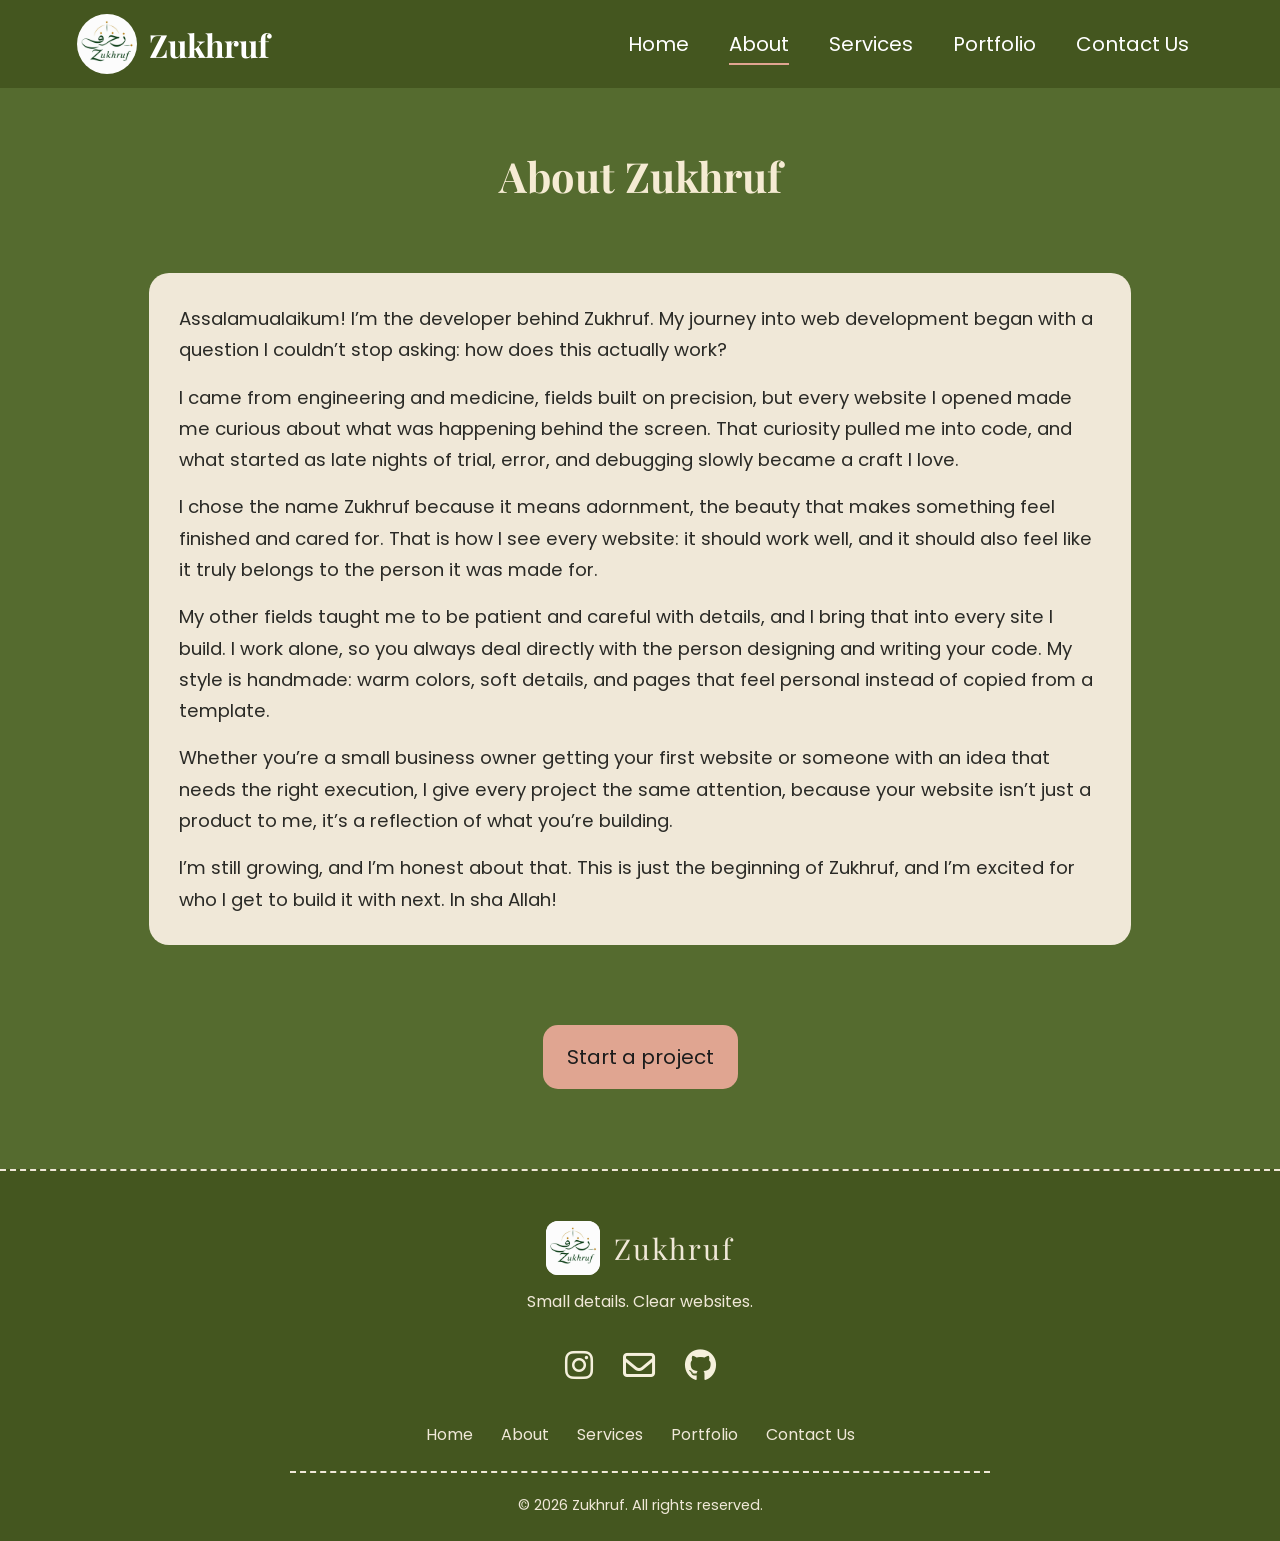
<file: about.html>
<!DOCTYPE html>
<html lang="en">
<head>
    <meta charset="UTF-8">
    <meta name="viewport" content="width=device-width, initial-scale=1.0">
    <title>About | Zukhruf</title>
    <meta name="description" content="Meet the developer behind Zukhruf: a handmade approach to websites that feel personal and finished.">
    <meta name="color-scheme" content="only light">
    <meta name="supported-color-schemes" content="light">
    <meta name="theme-color" content="#44561f">
    <link rel="preconnect" href="https://fonts.googleapis.com">
    <link rel="preconnect" href="https://fonts.gstatic.com" crossorigin>
    <link href="https://fonts.googleapis.com/css2?family=Playfair+Display:wght@700;900&family=Poppins:wght@400;500;600&display=swap" rel="stylesheet">
    <link rel="stylesheet" href="https://cdnjs.cloudflare.com/ajax/libs/font-awesome/6.5.1/css/all.min.css">
    <link rel="icon" href="logo.jpg">
    <link rel="stylesheet" href="style.css">
    <link rel="stylesheet" href="extras.css">
</head>
<body>
<input type="checkbox" id="menu-toggle" class="menu-toggle">

<nav class="nav-bar">
    <div class="logo">
        <img class="logo-img" src="./logo.jpg" alt="Zukhruf logo">
        <span>Zukhruf</span>
    </div>

    <div class="nav-links">
        <a href="index.html">Home</a>
        <a href="about.html" aria-current="page">About</a>
        <a href="services.html">Services</a>
        <a href="portfolio.html">Portfolio</a>
        <a href="contact.html">Contact Us</a>
    </div>

    <label for="menu-toggle" class="hamburger" aria-label="Open menu">
        <span></span>
        <span></span>
        <span></span>
    </label>
</nav>

<label for="menu-toggle" class="overlay"></label>

<aside class="mobile-nav">
  <a href="index.html">Home</a>
  <a href="about.html" aria-current="page">About</a>
  <a href="services.html">Services</a>
  <a href="portfolio.html">Portfolio</a>
  <a href="contact.html">Contact Us</a>
</aside>

<!-- about hero -->
<section class="about-hero">
    <h1>About Zukhruf</h1>
    <div class="about-text">
        <div>
            <p>Assalamualaikum! I’m the developer behind Zukhruf. My journey into web development began with a question I couldn’t stop asking: how does this actually work?</p>
            <p>I came from engineering and medicine, fields built on precision, but every website I opened made me curious about what was happening behind the screen. That curiosity pulled me into code, and what started as late nights of trial, error, and debugging slowly became a craft I love.</p>
            <p>I chose the name Zukhruf because it means adornment, the beauty that makes something feel finished and cared for. That is how I see every website: it should work well, and it should also feel like it truly belongs to the person it was made for.</p>
            <p>My other fields taught me to be patient and careful with details, and I bring that into every site I build. I work alone, so you always deal directly with the person designing and writing your code. My style is handmade: warm colors, soft details, and pages that feel personal instead of copied from a template.</p>
            <p>Whether you’re a small business owner getting your first website or someone with an idea that needs the right execution, I give every project the same attention, because your website isn’t just a product to me, it’s a reflection of what you’re building.</p>
            <p>I’m still growing, and I’m honest about that. This is just the beginning of Zukhruf, and I’m excited for who I get to build it with next. In sha Allah!</p>
        </div>
    </div>
    <div class="about-cta">
        <a class="btn btn-pink" href="contact.html">Start a project</a>
    </div>
</section>

<!-- footer -->
<footer class="site-footer">
  <div class="footer-brand">
    <img src="./logo.jpg" alt="Zukhruf logo">
    <span>Zukhruf</span>
  </div>

  <p class="footer-tagline">Small details. Clear websites.</p>

  <div class="footer-social">
    <a href="https://instagram.com/zukhruf.dev" target="_blank" rel="noopener" aria-label="Instagram">
      <i class="fa-brands fa-instagram"></i>
    </a>
    <a href="mailto:zukhrufdev@gmail.com" aria-label="Email">
      <i class="fa-regular fa-envelope"></i>
    </a>
    <a href="https://github.com/zukhrufdev-bot" target="_blank" rel="noopener" aria-label="GitHub">
      <i class="fa-brands fa-github"></i>
    </a>
  </div>

  <nav class="footer-links">
    <a href="index.html">Home</a>
    <a href="about.html">About</a>
    <a href="services.html">Services</a>
    <a href="portfolio.html">Portfolio</a>
    <a href="contact.html">Contact Us</a>
  </nav>

  <p class="footer-copy">© 2026 Zukhruf. All rights reserved.</p>
</footer>
<a href="#" class="to-top" id="toTop" aria-label="Back to top">↑</a>
<script>
  const toTop = document.getElementById('toTop');
  window.addEventListener('scroll', function () {
    toTop.classList.toggle('show', window.scrollY > 300);
  });
  toTop.addEventListener('click', function (e) {
    e.preventDefault();
    window.scrollTo({ top: 0, behavior: 'smooth' });
  });
</script>
</body>
</html>
</file>
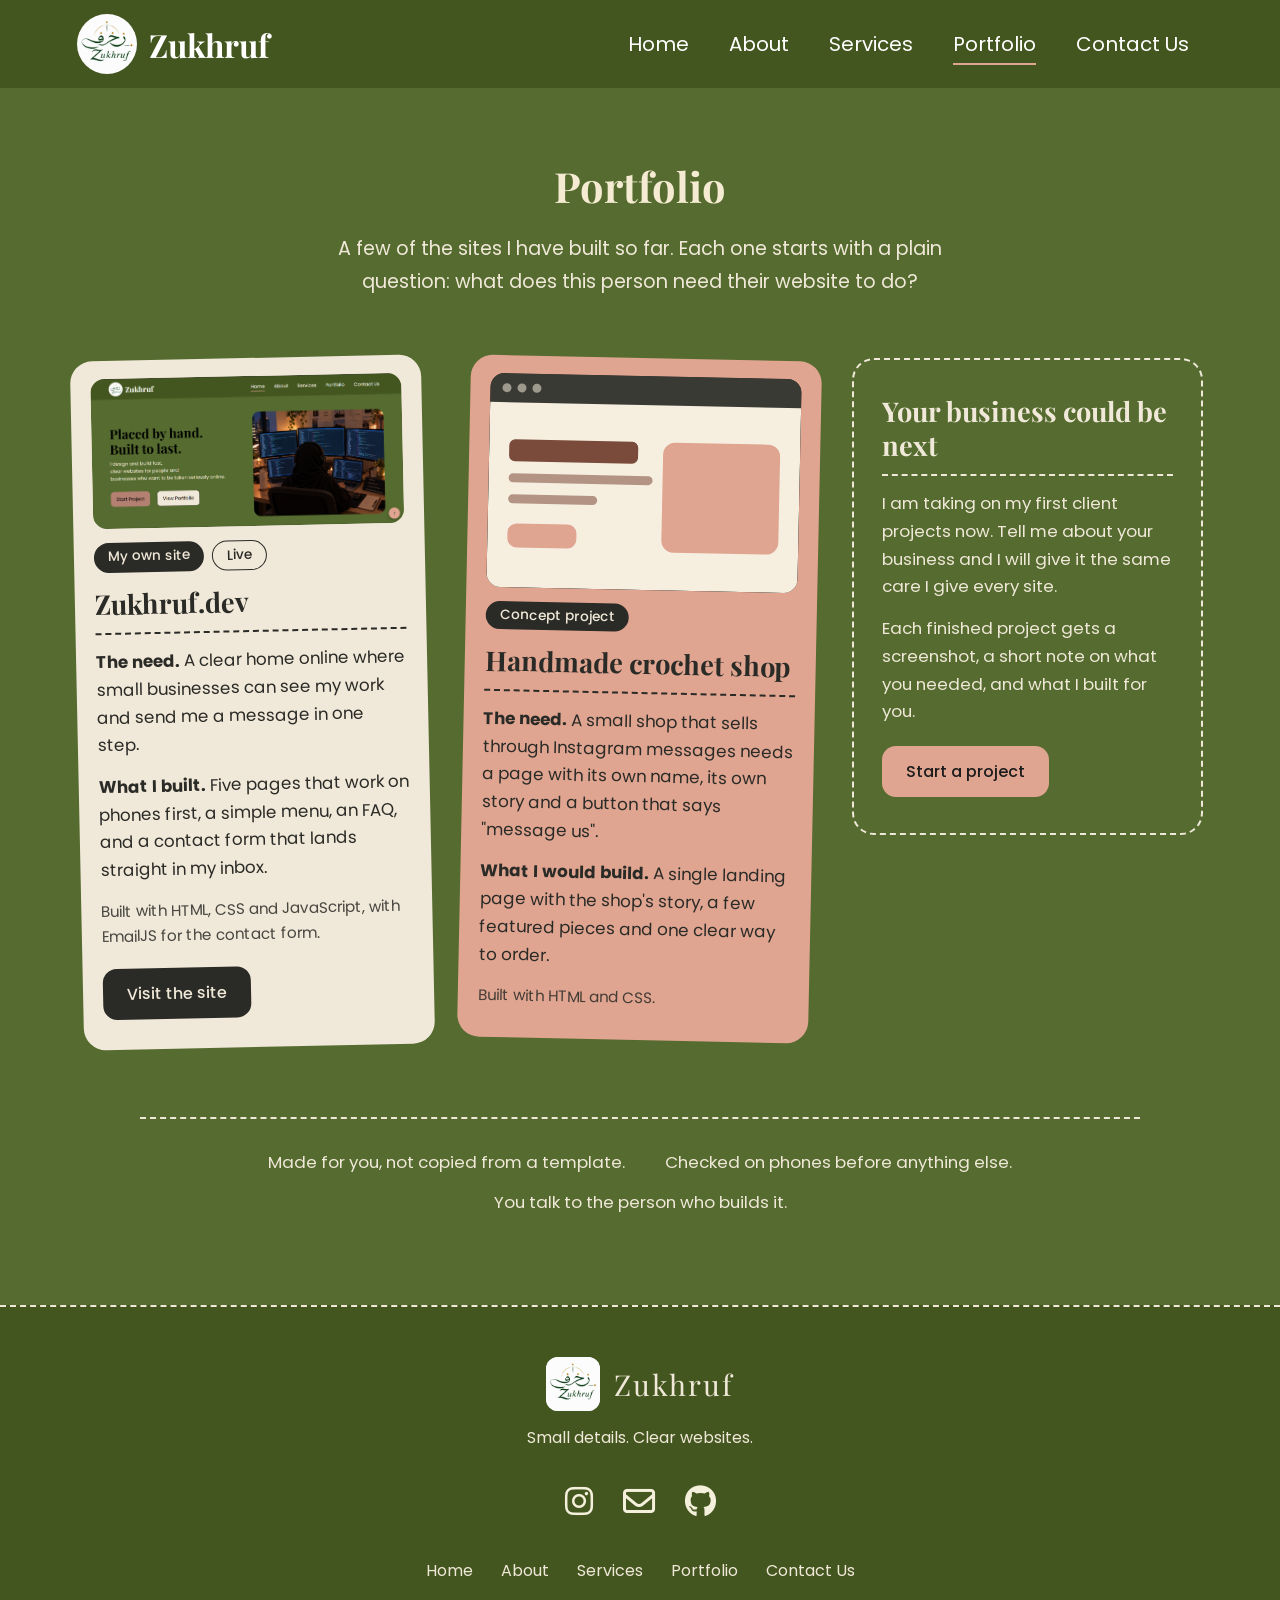
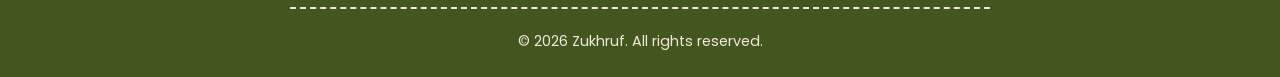
<file: portfolio.html>
<!DOCTYPE html>
<html lang="en">
<head>
    <meta charset="UTF-8">
    <meta name="viewport" content="width=device-width, initial-scale=1.0">
    <title>Portfolio | Zukhruf</title>
    <meta name="description" content="Websites built by Zukhruf: clear, handmade pages for small businesses.">
    <meta name="color-scheme" content="only light">
    <meta name="supported-color-schemes" content="light">
    <meta name="theme-color" content="#44561f">
    <link rel="preconnect" href="https://fonts.googleapis.com">
    <link rel="preconnect" href="https://fonts.gstatic.com" crossorigin>
    <link href="https://fonts.googleapis.com/css2?family=Playfair+Display:wght@700;900&family=Poppins:wght@400;500;600&display=swap" rel="stylesheet">
    <link rel="stylesheet" href="https://cdnjs.cloudflare.com/ajax/libs/font-awesome/6.5.1/css/all.min.css">
    <link rel="icon" href="logo.jpg">
    <link rel="stylesheet" href="style.css">
    <link rel="stylesheet" href="extras.css">
</head>
<body>
<input type="checkbox" id="menu-toggle" class="menu-toggle">

<nav class="nav-bar">
    <div class="logo">
        <img class="logo-img" src="./logo.jpg" alt="Zukhruf logo">
        <span>Zukhruf</span>
    </div>

    <div class="nav-links">
        <a href="index.html">Home</a>
        <a href="about.html">About</a>
        <a href="services.html">Services</a>
        <a href="portfolio.html" aria-current="page">Portfolio</a>
        <a href="contact.html">Contact Us</a>
    </div>

    <label for="menu-toggle" class="hamburger" aria-label="Open menu">
        <span></span>
        <span></span>
        <span></span>
    </label>
</nav>

<label for="menu-toggle" class="overlay"></label>

<aside class="mobile-nav">
  <a href="index.html">Home</a>
  <a href="about.html">About</a>
  <a href="services.html">Services</a>
  <a href="portfolio.html" aria-current="page">Portfolio</a>
  <a href="contact.html">Contact Us</a>
</aside>

<!-- portfolio -->
<section class="work">
  <h1 class="page-title">Portfolio</h1>
  <p class="work-intro">
    A few of the sites I have built so far. Each one starts with a plain question: what does this person need their website to do?
  </p>

  <div class="work-grid">

    <!-- Project 1: this site -->
    <article class="project">
      <div class="shot">
             <img src="shot-zukhruf.jpg" alt="Home page of the Zukhruf website" width="800" height="500" loading="lazy">
        
      </div>

      <div class="project-tags">
        <span class="tag">My own site</span>
        <span class="tag tag-live">Live</span>
      </div>
      <h3>Zukhruf.dev</h3>
      <p><strong>The need.</strong> A clear home online where small businesses can see my work and send me a message in one step.</p>
      <p><strong>What I built.</strong> Five pages that work on phones first, a simple menu, an FAQ, and a contact form that lands straight in my inbox.</p>
      <p class="project-tools">Built with HTML, CSS and JavaScript, with EmailJS for the contact form.</p>
      <a class="work-btn" href="index.html">Visit the site</a>
    </article>

    <!-- Project 2: concept -->
    <article class="project">
      <div class="shot">
        <div class="shot-bar" aria-hidden="true"><i></i><i></i><i></i></div>
        <div class="shot-body mock mock-warm" aria-hidden="true">
          <span class="m-title"></span>
          <span class="m-line"></span>
          <span class="m-line short"></span>
          <span class="m-btn"></span>
          <span class="m-img"></span>
        </div>
      </div>

      <div class="project-tags">
        <span class="tag">Concept project</span>
      </div>
      <h3>Handmade crochet shop</h3>
      <p><strong>The need.</strong> A small shop that sells through Instagram messages needs a page with its own name, its own story and a button that says "message us".</p>
      <p><strong>What I would build.</strong> A single landing page with the shop's story, a few featured pieces and one clear way to order.</p>
      <p class="project-tools">Built with HTML and CSS.</p>
      <!-- When this concept is live, add: <a class="work-btn" href="YOUR-LINK">Visit the site</a> -->
    </article>

    <!-- Open slot -->
    <article class="project project-open">
      <h3>Your business could be next</h3>
      <p>I am taking on my first client projects now. Tell me about your business and I will give it the same care I give every site.</p>
      <p>Each finished project gets a screenshot, a short note on what you needed, and what I built for you.</p>
      <a class="work-btn work-btn-pink" href="contact.html">Start a project</a>
    </article>

  </div>

  <ul class="promise">
    <li>Made for you, not copied from a template.</li>
    <li>Checked on phones before anything else.</li>
    <li>You talk to the person who builds it.</li>
  </ul>
</section>

<!-- footer -->
<footer class="site-footer">
  <div class="footer-brand">
    <img src="./logo.jpg" alt="Zukhruf logo">
    <span>Zukhruf</span>
  </div>

  <p class="footer-tagline">Small details. Clear websites.</p>

  <div class="footer-social">
    <a href="https://instagram.com/zukhruf.dev" target="_blank" rel="noopener" aria-label="Instagram">
      <i class="fa-brands fa-instagram"></i>
    </a>
    <a href="mailto:zukhrufdev@gmail.com" aria-label="Email">
      <i class="fa-regular fa-envelope"></i>
    </a>
    <a href="https://github.com/zukhrufdev-bot" target="_blank" rel="noopener" aria-label="GitHub">
      <i class="fa-brands fa-github"></i>
    </a>
  </div>

  <nav class="footer-links">
    <a href="index.html">Home</a>
    <a href="about.html">About</a>
    <a href="services.html">Services</a>
    <a href="portfolio.html">Portfolio</a>
    <a href="contact.html">Contact Us</a>
  </nav>

  <p class="footer-copy">© 2026 Zukhruf. All rights reserved.</p>
</footer>
<a href="#" class="to-top" id="toTop" aria-label="Back to top">↑</a>
<script>
  const toTop = document.getElementById('toTop');
  window.addEventListener('scroll', function () {
    toTop.classList.toggle('show', window.scrollY > 300);
  });
  toTop.addEventListener('click', function (e) {
    e.preventDefault();
    window.scrollTo({ top: 0, behavior: 'smooth' });
  });
</script>
</body>
</html>
</file>
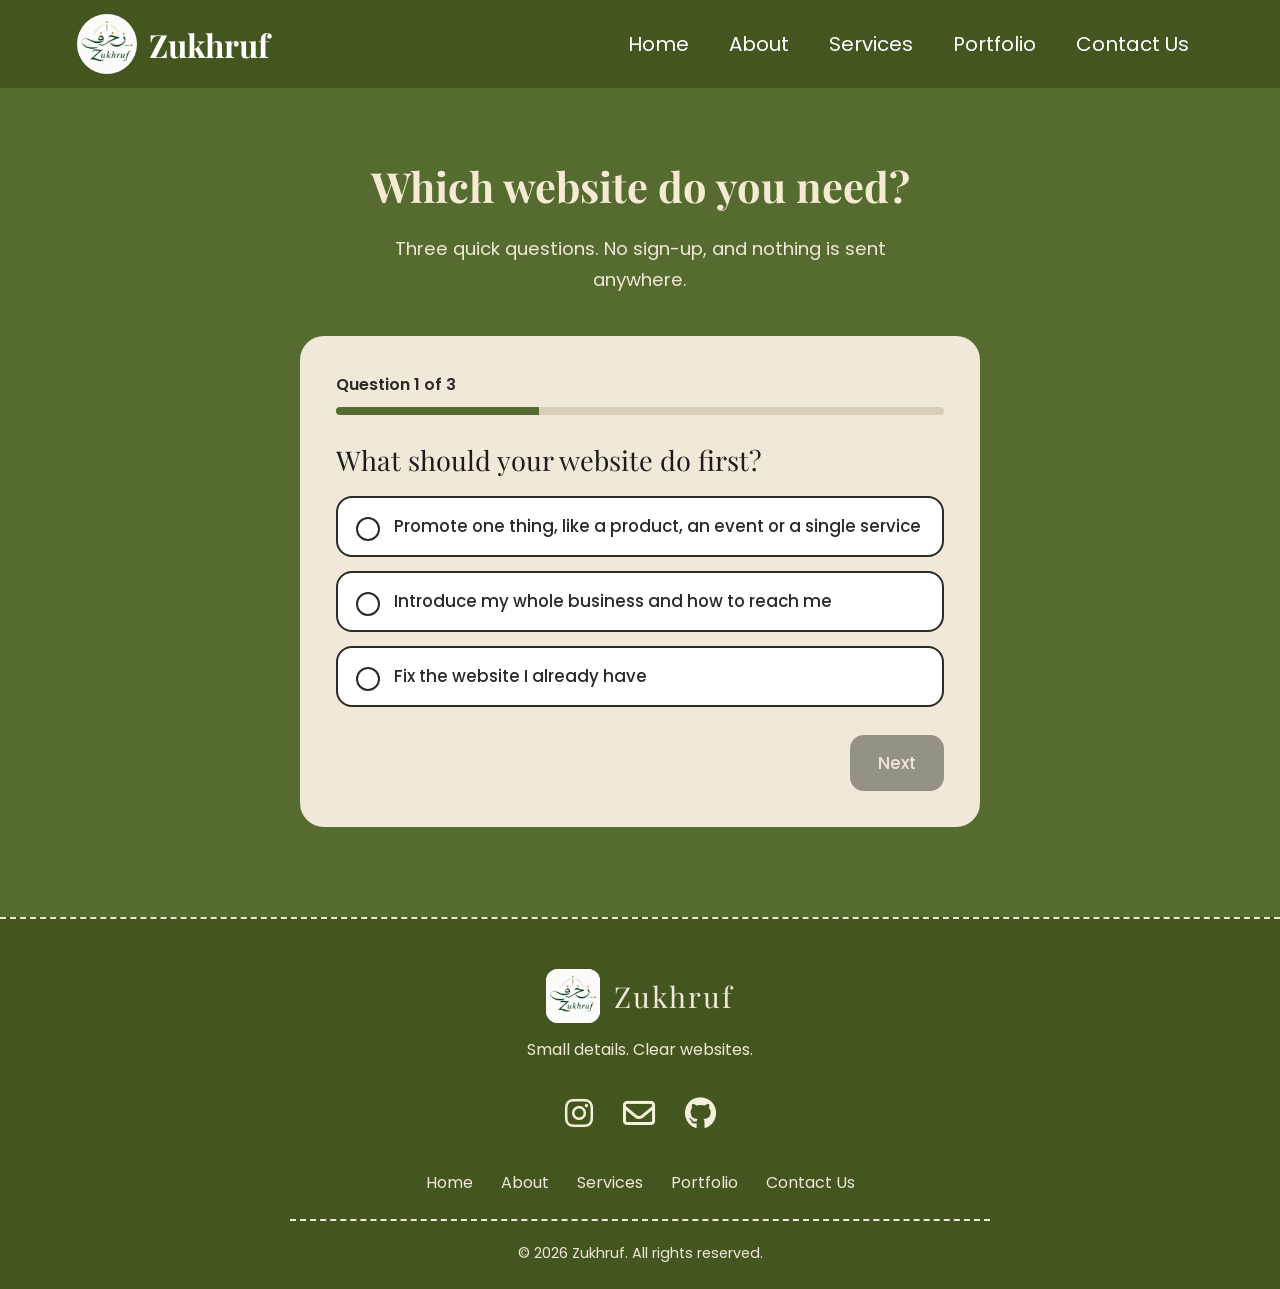
<file: quiz.html>
<!DOCTYPE html>
<html lang="en">
<head>
    <meta charset="UTF-8">
    <meta name="viewport" content="width=device-width, initial-scale=1.0">
    <title>Which website do you need? | Zukhruf</title>
    <meta name="description" content="Answer three short questions and find out whether a landing page, a business website or a redesign fits you best.">
    <meta name="color-scheme" content="only light">
    <meta name="supported-color-schemes" content="light">
    <meta name="theme-color" content="#44561f">
    <link rel="preconnect" href="https://fonts.googleapis.com">
    <link rel="preconnect" href="https://fonts.gstatic.com" crossorigin>
    <link href="https://fonts.googleapis.com/css2?family=Playfair+Display:wght@700;900&family=Poppins:wght@400;500;600&display=swap" rel="stylesheet">
    <link rel="stylesheet" href="https://cdnjs.cloudflare.com/ajax/libs/font-awesome/6.5.1/css/all.min.css">
    <link rel="icon" href="logo.jpg">
    <link rel="stylesheet" href="style.css">
    <link rel="stylesheet" href="extras.css">
</head>
<body>
<input type="checkbox" id="menu-toggle" class="menu-toggle">

<nav class="nav-bar">
    <div class="logo">
        <img class="logo-img" src="./logo.jpg" alt="Zukhruf logo">
        <span>Zukhruf</span>
    </div>

    <div class="nav-links">
        <a href="index.html">Home</a>
        <a href="about.html">About</a>
        <a href="services.html">Services</a>
        <a href="portfolio.html">Portfolio</a>
        <a href="contact.html">Contact Us</a>
    </div>

    <label for="menu-toggle" class="hamburger" aria-label="Open menu">
        <span></span>
        <span></span>
        <span></span>
    </label>
</nav>

<label for="menu-toggle" class="overlay"></label>

<aside class="mobile-nav">
  <a href="index.html">Home</a>
  <a href="about.html">About</a>
  <a href="services.html">Services</a>
  <a href="portfolio.html">Portfolio</a>
  <a href="contact.html">Contact Us</a>
</aside>

<!-- quiz -->
<section class="quiz">
  <h1 class="page-title">Which website do you need?</h1>
  <p class="quiz-intro">Three quick questions. No sign-up, and nothing is sent anywhere.</p>

  <form id="quizForm" class="quiz-card">
    <p id="quizStep" class="quiz-step">Question 1 of 3</p>
    <div class="quiz-bar" aria-hidden="true"><span id="quizBar"></span></div>

    <fieldset class="q">
      <legend>What should your website do first?</legend>
      <label class="opt"><input type="radio" name="q1" data-landing="2" data-business="0" data-redesign="0"><span>Promote one thing, like a product, an event or a single service</span></label>
      <label class="opt"><input type="radio" name="q1" data-landing="0" data-business="2" data-redesign="0"><span>Introduce my whole business and how to reach me</span></label>
      <label class="opt"><input type="radio" name="q1" data-landing="0" data-business="0" data-redesign="3"><span>Fix the website I already have</span></label>
    </fieldset>
    <fieldset class="q" hidden>
      <legend>How many pages are you imagining?</legend>
      <label class="opt"><input type="radio" name="q2" data-landing="2" data-business="0" data-redesign="0"><span>Just one</span></label>
      <label class="opt"><input type="radio" name="q2" data-landing="0" data-business="2" data-redesign="0"><span>A few: home, about, services and contact</span></label>
      <label class="opt"><input type="radio" name="q2" data-landing="0" data-business="1" data-redesign="0"><span>I am not sure yet</span></label>
    </fieldset>
    <fieldset class="q" hidden>
      <legend>What is the biggest problem right now?</legend>
      <label class="opt"><input type="radio" name="q3" data-landing="1" data-business="1" data-redesign="0"><span>People do not know what I offer</span></label>
      <label class="opt"><input type="radio" name="q3" data-landing="0" data-business="0" data-redesign="2"><span>My current website is slow, old or confusing</span></label>
      <label class="opt"><input type="radio" name="q3" data-landing="2" data-business="0" data-redesign="0"><span>I need a quick page for something new</span></label>
    </fieldset>

    <div class="quiz-actions">
      <button type="button" id="quizBack" class="quiz-btn quiz-btn-ghost" hidden>Back</button>
      <button type="button" id="quizNext" class="quiz-btn" disabled>Next</button>
    </div>
  </form>

  <div id="quizResult" class="quiz-card quiz-result" hidden>
    <h2 id="resultTitle"></h2>
    <p id="resultWhy"></p>
    <ul id="resultPoints"></ul>
    <div class="quiz-actions">
      <button type="button" id="quizAgain" class="quiz-btn quiz-btn-ghost">Start again</button>
      <a id="resultLink" class="quiz-btn quiz-link" href="contact.html">Ask about this</a>
    </div>
  </div>

  <noscript><p class="quiz-intro">The quiz needs JavaScript. You can also <a href="contact.html">send me a message</a> and I will help you choose.</p></noscript>
</section>

<!-- footer -->
<footer class="site-footer">
  <div class="footer-brand">
    <img src="./logo.jpg" alt="Zukhruf logo">
    <span>Zukhruf</span>
  </div>

  <p class="footer-tagline">Small details. Clear websites.</p>

  <div class="footer-social">
    <a href="https://instagram.com/zukhruf.dev" target="_blank" rel="noopener" aria-label="Instagram">
      <i class="fa-brands fa-instagram"></i>
    </a>
    <a href="mailto:zukhrufdev@gmail.com" aria-label="Email">
      <i class="fa-regular fa-envelope"></i>
    </a>
    <a href="https://github.com/zukhrufdev-bot" target="_blank" rel="noopener" aria-label="GitHub">
      <i class="fa-brands fa-github"></i>
    </a>
  </div>

  <nav class="footer-links">
    <a href="index.html">Home</a>
    <a href="about.html">About</a>
    <a href="services.html">Services</a>
    <a href="portfolio.html">Portfolio</a>
    <a href="contact.html">Contact Us</a>
  </nav>

  <p class="footer-copy">© 2026 Zukhruf. All rights reserved.</p>
</footer>
<a href="#" class="to-top" id="toTop" aria-label="Back to top">↑</a>
<script>
  const toTop = document.getElementById('toTop');
  window.addEventListener('scroll', function () {
    toTop.classList.toggle('show', window.scrollY > 300);
  });
  toTop.addEventListener('click', function (e) {
    e.preventDefault();
    window.scrollTo({ top: 0, behavior: 'smooth' });
  });
</script>
<script src="quiz.js"></script>
</body>
</html>
</file>
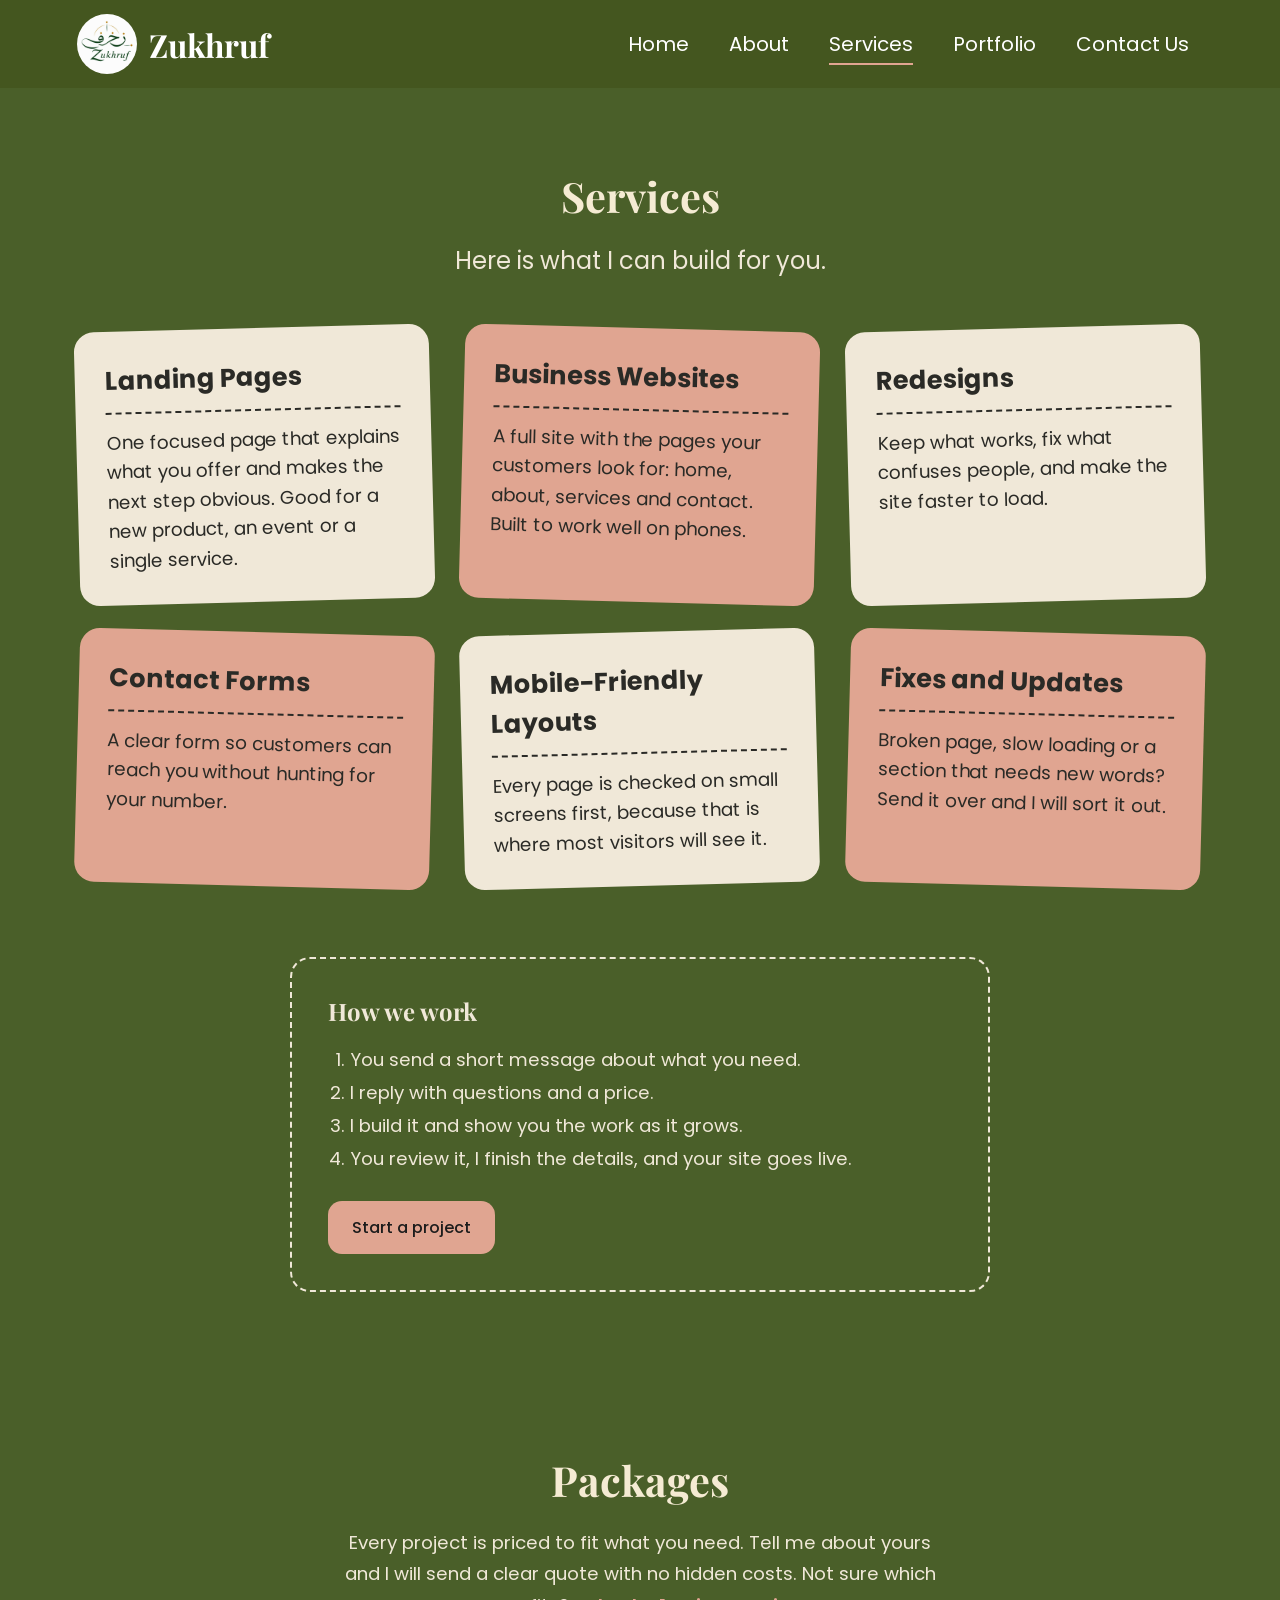
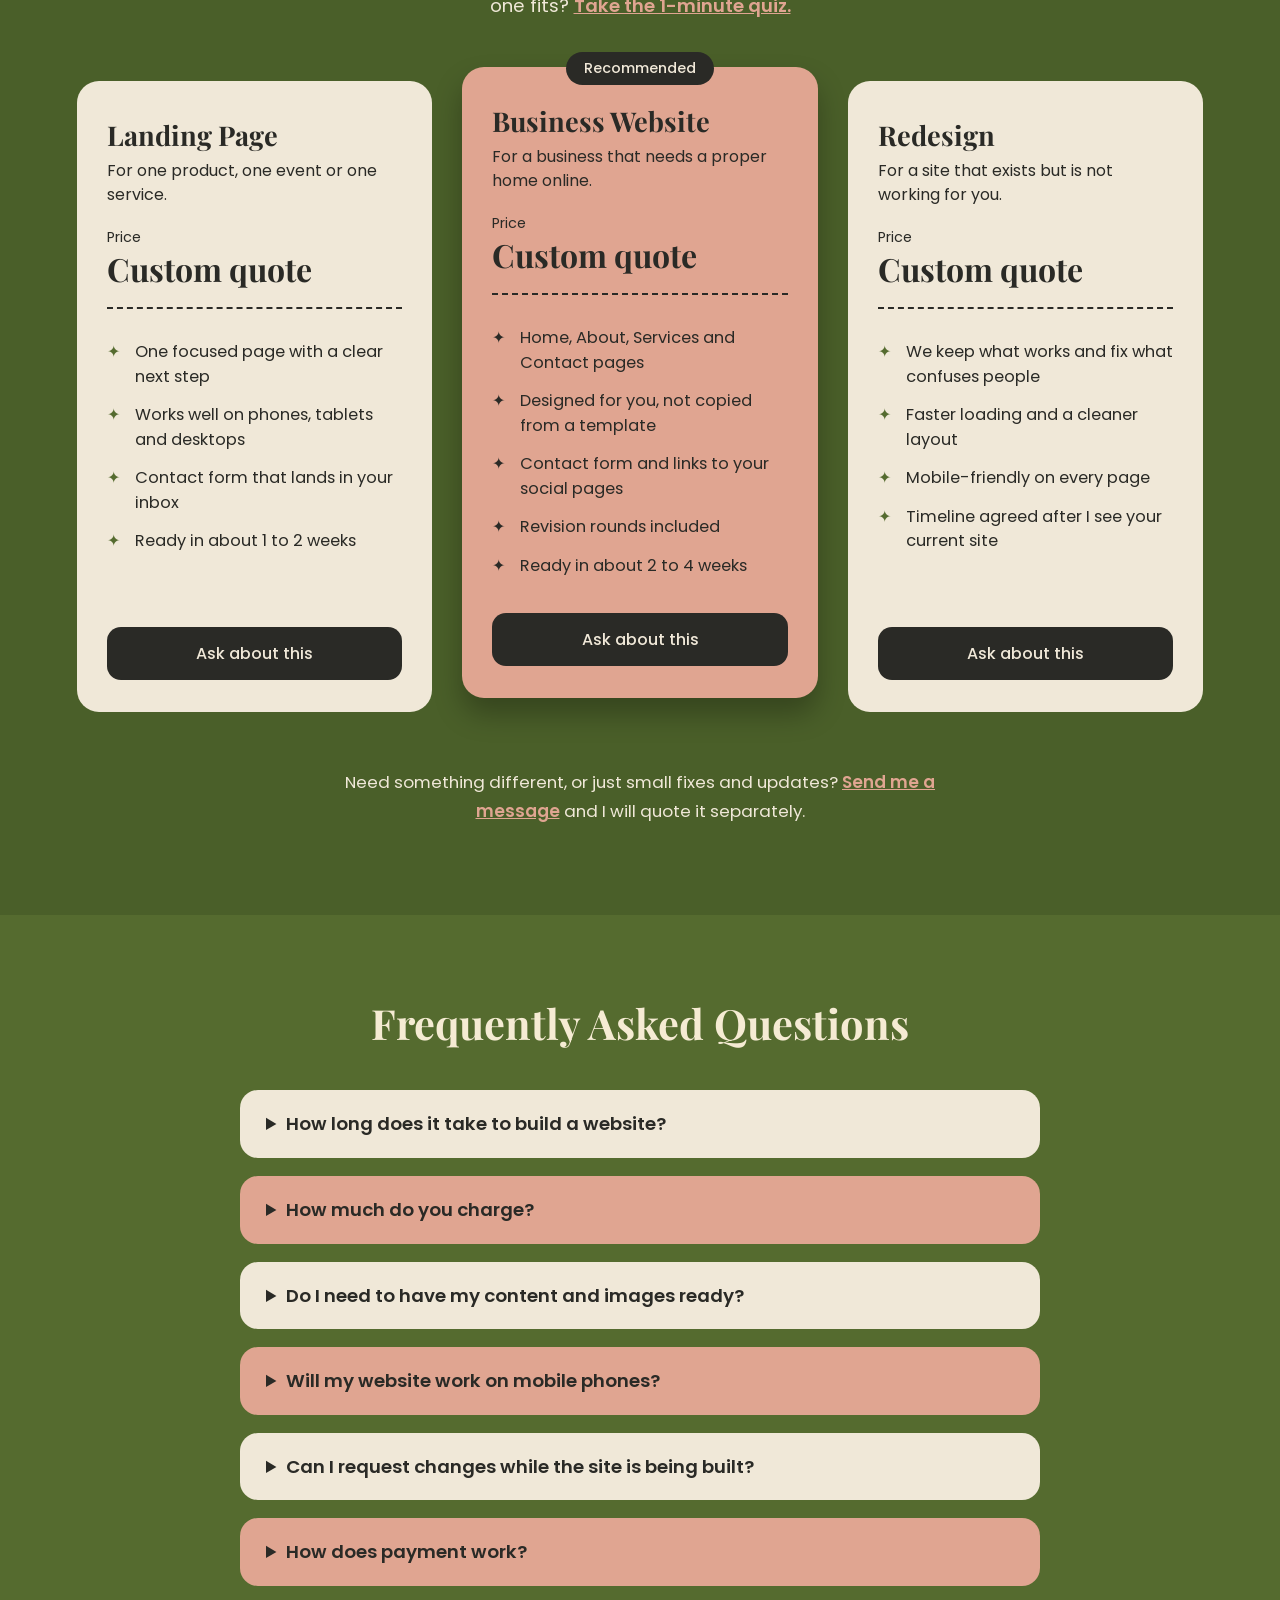
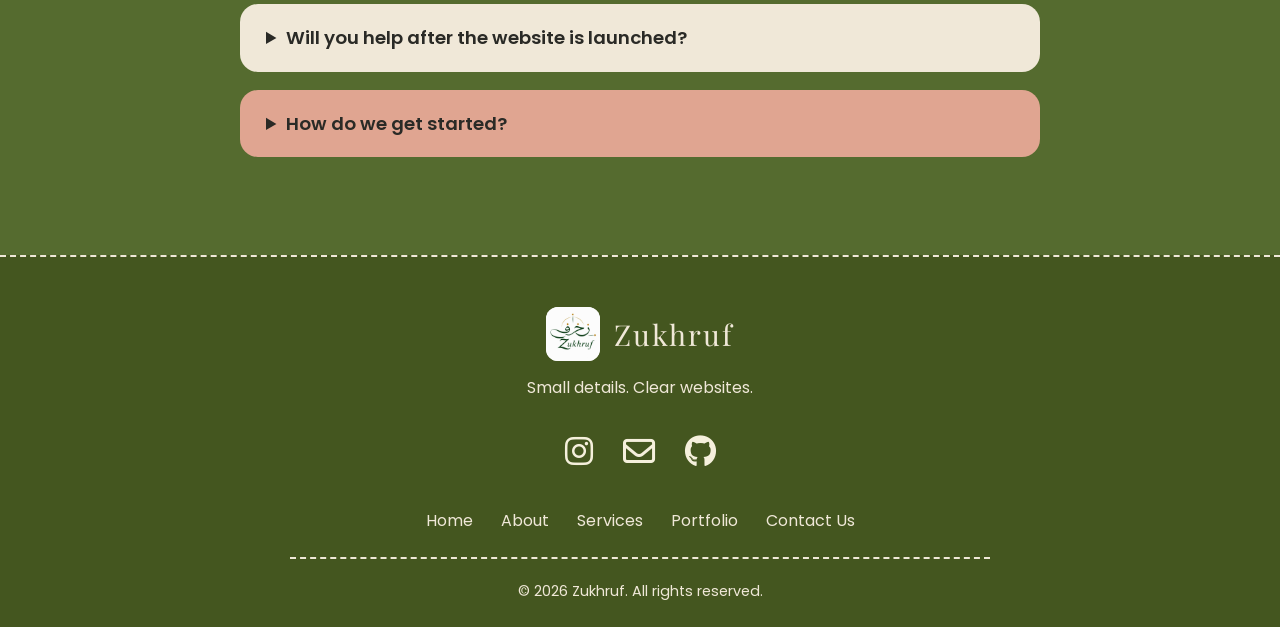
<file: services.html>
<!DOCTYPE html>
<html lang="en">
<head>
    <meta charset="UTF-8">
    <meta name="viewport" content="width=device-width, initial-scale=1.0">
    <title>Services | Zukhruf</title>
    <meta name="description" content="Landing pages, business websites, redesigns, contact forms and updates from Zukhruf.">
    <meta name="color-scheme" content="only light">
    <meta name="supported-color-schemes" content="light">
    <meta name="theme-color" content="#44561f">
    <link rel="preconnect" href="https://fonts.googleapis.com">
    <link rel="preconnect" href="https://fonts.gstatic.com" crossorigin>
    <link href="https://fonts.googleapis.com/css2?family=Playfair+Display:wght@700;900&family=Poppins:wght@400;500;600&display=swap" rel="stylesheet">
    <link rel="stylesheet" href="https://cdnjs.cloudflare.com/ajax/libs/font-awesome/6.5.1/css/all.min.css">
    <link rel="icon" href="logo.jpg">
    <link rel="stylesheet" href="style.css">
    <link rel="stylesheet" href="extras.css">
</head>
<body>
<input type="checkbox" id="menu-toggle" class="menu-toggle">

<nav class="nav-bar">
    <div class="logo">
        <img class="logo-img" src="./logo.jpg" alt="Zukhruf logo">
        <span>Zukhruf</span>
    </div>

    <div class="nav-links">
        <a href="index.html">Home</a>
        <a href="about.html">About</a>
        <a href="services.html" aria-current="page">Services</a>
        <a href="portfolio.html">Portfolio</a>
        <a href="contact.html">Contact Us</a>
    </div>

    <label for="menu-toggle" class="hamburger" aria-label="Open menu">
        <span></span>
        <span></span>
        <span></span>
    </label>
</nav>

<label for="menu-toggle" class="overlay"></label>

<aside class="mobile-nav">
  <a href="index.html">Home</a>
  <a href="about.html">About</a>
  <a href="services.html" aria-current="page">Services</a>
  <a href="portfolio.html">Portfolio</a>
  <a href="contact.html">Contact Us</a>
</aside>

<!-- services -->
<section class="services services-page">
  <h1 class="page-title">Services</h1>
  <p>Here is what I can build for you.</p>

  <div>
    <article>
      <h3>Landing Pages</h3>
      <p>One focused page that explains what you offer and makes the next step obvious. Good for a new product, an event or a single service.</p>
    </article>

    <article>
      <h3>Business Websites</h3>
      <p>A full site with the pages your customers look for: home, about, services and contact. Built to work well on phones.</p>
    </article>

    <article>
      <h3>Redesigns</h3>
      <p>Keep what works, fix what confuses people, and make the site faster to load.</p>
    </article>

    <article>
      <h3>Contact Forms</h3>
      <p>A clear form so customers can reach you without hunting for your number.</p>
    </article>

    <article>
      <h3>Mobile-Friendly Layouts</h3>
      <p>Every page is checked on small screens first, because that is where most visitors will see it.</p>
    </article>

    <article>
      <h3>Fixes and Updates</h3>
      <p>Broken page, slow loading or a section that needs new words? Send it over and I will sort it out.</p>
    </article>
  </div>

  <div class="steps">
    <h2>How we work</h2>
    <ol>
      <li>You send a short message about what you need.</li>
      <li>I reply with questions and a price.</li>
      <li>I build it and show you the work as it grows.</li>
      <li>You review it, I finish the details, and your site goes live.</li>
    </ol>
    <a class="cta-link" href="contact.html">Start a project</a>
  </div>
</section>

<!-- packages -->
<section class="plans" id="packages">
  <h2 class="page-title">Packages</h2>
  <p class="plans-intro">
    Every project is priced to fit what you need. Tell me about yours and I will send a clear quote with no hidden costs.
    Not sure which one fits? <a href="quiz.html">Take the 1-minute quiz.</a>
  </p>

  <div class="plans-grid">
    <article class="plan">
      <h3>Landing Page</h3>
      <p class="plan-for">For one product, one event or one service.</p>
      <p class="plan-price"><small>Price</small><strong>Custom quote</strong></p>
      <ul>
        <li>One focused page with a clear next step</li>
        <li>Works well on phones, tablets and desktops</li>
        <li>Contact form that lands in your inbox</li>
        <li>Ready in about 1 to 2 weeks</li>
      </ul>
      <a class="plan-btn" href="contact.html">Ask about this</a>
    </article>
    <article class="plan featured">
      <span class="plan-badge">Recommended</span>
      <h3>Business Website</h3>
      <p class="plan-for">For a business that needs a proper home online.</p>
      <p class="plan-price"><small>Price</small><strong>Custom quote</strong></p>
      <ul>
        <li>Home, About, Services and Contact pages</li>
        <li>Designed for you, not copied from a template</li>
        <li>Contact form and links to your social pages</li>
        <li>Revision rounds included</li>
        <li>Ready in about 2 to 4 weeks</li>
      </ul>
      <a class="plan-btn" href="contact.html">Ask about this</a>
    </article>
    <article class="plan">
      <h3>Redesign</h3>
      <p class="plan-for">For a site that exists but is not working for you.</p>
      <p class="plan-price"><small>Price</small><strong>Custom quote</strong></p>
      <ul>
        <li>We keep what works and fix what confuses people</li>
        <li>Faster loading and a cleaner layout</li>
        <li>Mobile-friendly on every page</li>
        <li>Timeline agreed after I see your current site</li>
      </ul>
      <a class="plan-btn" href="contact.html">Ask about this</a>
    </article>
  </div>

  <p class="plans-note">
    Need something different, or just small fixes and updates?
    <a href="contact.html">Send me a message</a> and I will quote it separately.
  </p>
</section>

<!-- faq-section -->
<section class="faq" id="faq">
  <h2 class="page-title">Frequently Asked Questions</h2>

  <details>
    <summary>How long does it take to build a website?</summary>
    <p>A simple one-page or small multi-page site usually takes 1 to 2 weeks. Larger sites with extra features can take 3 to 4 weeks. After we talk, I'll give you a clear timeline before I start.</p>
  </details>

  <details>
    <summary>How much do you charge?</summary>
    <p>Every project is different, so I price each one based on the number of pages, features, and design work involved. Send me a message through the contact form and I'll reply with a clear quote, with no hidden costs.</p>
  </details>

  <details>
    <summary>Do I need to have my content and images ready?</summary>
    <p>It helps, but it's not required. If you share your ideas, logo, and any photos you have, I'll organise everything into a clean layout. If you're missing something, I'll guide you on what to prepare.</p>
  </details>

  <details>
    <summary>Will my website work on mobile phones?</summary>
    <p>Yes. Every website I build is fully responsive, so it looks good and works smoothly on phones, tablets, and desktops.</p>
  </details>

  <details>
    <summary>Can I request changes while the site is being built?</summary>
    <p>Of course. I share progress with you along the way, and each project includes a set number of revision rounds so the final result matches your vision. We'll agree on this before we begin.</p>
  </details>

  <details>
    <summary>How does payment work?</summary>
    <p>I ask for an advance payment to begin the work, and the remaining balance is due once you're happy with the finished site, before it goes live.</p>
  </details>

  <details>
    <summary>Will you help after the website is launched?</summary>
    <p>Yes. I'm available for small fixes right after launch, and I can also handle future updates or new pages whenever you need them.</p>
  </details>

  <details>
    <summary>How do we get started?</summary>
    <p>Just fill out the <a href="contact.html">contact form</a> with a few details about your project. I'll get back to you to discuss your goals and next steps.</p>
  </details>
</section>

<!-- footer -->
<footer class="site-footer">
  <div class="footer-brand">
    <img src="./logo.jpg" alt="Zukhruf logo">
    <span>Zukhruf</span>
  </div>

  <p class="footer-tagline">Small details. Clear websites.</p>

  <div class="footer-social">
    <a href="https://instagram.com/zukhruf.dev" target="_blank" rel="noopener" aria-label="Instagram">
      <i class="fa-brands fa-instagram"></i>
    </a>
    <a href="mailto:zukhrufdev@gmail.com" aria-label="Email">
      <i class="fa-regular fa-envelope"></i>
    </a>
    <a href="https://github.com/zukhrufdev-bot" target="_blank" rel="noopener" aria-label="GitHub">
      <i class="fa-brands fa-github"></i>
    </a>
  </div>

  <nav class="footer-links">
    <a href="index.html">Home</a>
    <a href="about.html">About</a>
    <a href="services.html">Services</a>
    <a href="portfolio.html">Portfolio</a>
    <a href="contact.html">Contact Us</a>
  </nav>

  <p class="footer-copy">© 2026 Zukhruf. All rights reserved.</p>
</footer>
<a href="#" class="to-top" id="toTop" aria-label="Back to top">↑</a>
<script>
  const toTop = document.getElementById('toTop');
  window.addEventListener('scroll', function () {
    toTop.classList.toggle('show', window.scrollY > 300);
  });
  toTop.addEventListener('click', function (e) {
    e.preventDefault();
    window.scrollTo({ top: 0, behavior: 'smooth' });
  });
</script>
</body>
</html>
</file>
<file: style.css>
* {
  margin: 0;
  padding: 0;
  box-sizing: border-box;
  scroll-behavior: smooth;
}
:root {
  color-scheme: light;
}
.logo{
    display: flex;
    justify-content: flex-start;
    align-items: center;
    width: 50%;
    gap: 12px;
    background-color: transparent;
}

.logo span{
    font-weight: bold;
    font-size: 32px;
    color: white;
}


.nav-links {
    display: flex;
    justify-content: space-between;
    align-items: center;
}
.nav-links a{
font-size: 20px;
padding: 8px 14px;
margin-left: 12px;
text-decoration: none;
color: white;
background-color: transparent;
}

.hero {
  margin: 0;
  padding: 60px 6%;
  display: flex;
  align-items: center;
  gap: 50px;
  min-height: 90vh;
}
.hero-text {
  flex: 1;
  display: flex;
  flex-direction: column;
  gap: 16px;
}
.hero-text h1 {
  font-size: 3.5rem;
  line-height: 1.15;
  color: #000;
}
.hero-text p {
  font-size: 1.25rem;
  line-height: 1.6;
}
.hero-img {
  flex: 1;
}
.image {
  width: 100%;
  height: 70vh;
  object-fit: cover;
  border-radius: 30px;
  display: block;
}
.buttons {
    display: flex;
    justify-content: flex-start;
    align-items: center;
    gap: 30px;
     margin-top: 24px;  
}

.buttons button{
    border: none;
    background-color: #b38072;
    color: black;
    font-size: 20px;
    border-radius: 15px;
    padding: 20px 24px;
    
}
#touch-btn{
    background-color: #f0e8d8;
    color: #000;
    border: 1px solid black;
}

.logo-img {
    width: 60px;
    height: 60px;
    border-radius: 50%;
    object-fit: cover;
}

/* ABOUT */
.about {
  background: #556b2f;
  padding: 80px 6%;
  display: flex;
  align-items: center;
  gap: 50px;
}
.about p {
  background: none;
}
.about img {
  flex: 1;
  width: 50%;
  height: 500px;
  object-fit: cover;
  border-radius: 24px;
}
.about-text {
  flex: 1;
  display: flex;
  flex-direction: column;
  gap: 22px;
}

/* cream card */
.about-text > div {
  background: #f0e8d8;
  color: #2a2a26;
  padding: 30px;
  transform: rotate(-1.5deg);
}
.about-text > div p {
  margin: 0 0 14px;
}
.about-text > div p {
  font-size: 1.15rem;
  line-height: 1.7;
}

/* pink strip */
.about-text > p:nth-of-type(1) {
  background: #e0a591;
  color: #2a2a26;
  padding: 18px;
  margin: 0;
  transform: rotate(1.5deg);
}

/* dashed box */
.about-text > p:nth-of-type(2) {
  border: 2px dashed #f0e8d8;
  color: #f0e8d8;
  padding: 16px;
  margin: 0;
}

@media (max-width: 800px) {
  .about {
    flex-direction: column;
  }
  .about img {
    width: 100%;
  }
}
/* web dev badge */
.about-text > span {
  width: 58px;
  height: 58px;
  border-radius: 50%;
  background: #f0e8d8;
  color: #2a2a26;
  display: flex;
  align-items: center;
  justify-content: center;
  font-size: 1.2rem;
}

.nav-bar * {
    background: none ;
    background-color: transparent ;
    box-shadow: none ;
    text-shadow: none ;
}

input, textarea, option, select{
padding: 18px;
border-radius: 18px;
font-size: 18px;
border: 1px solid black;
background-color: white;
}
label{
    font-weight: bold;
}


body {
  background: #556b2f;
  font-family: 'Poppins', sans-serif;
}

h1, h2, .logo span {
  font-family: 'Playfair Display', serif;
}

a, button {
    font-family: inherit;
}


  

/* SERVICES + PORTFOLIO */
.services, .portfolio {
  background: #556b2f;
  padding: 80px 6%;
}


.services *, .portfolio * {
  background: none;
}


.services > p {
  text-align: center;
  font-size: 1.5rem;
  margin: 0 0 50px;
}
.services > div {
  display: flex;
  gap: 40px;
  max-width: 1300px;
  margin: 0 auto;
}
.services article {
  flex: 1;
  background: #f0e8d8;
  color: #2a2a26;
  padding: 30px;
  border-radius: 20px;
}
.services article:nth-child(2) {
  background: #e0a591;
}
.services article h3 {
  font-size: 1.6rem;
  margin: 0 0 14px;
  padding-bottom: 12px;
  border-bottom: 2px dashed #2a2a26;
}
.services article p {
  font-size: 1.15rem;
  line-height: 1.6;
  margin: 0;
}


.portfolio > div {
  position: relative;
  isolation: isolate;
  background: none;
  color: #000;
  max-width: 700px;
  margin: 0 auto;
  padding: 60px 50px 70px;
}
.portfolio > div::before {
  content: "";
  position: absolute;
  inset: 0;
  background: #f0e8d8;
  border-radius: 24px;
  transform: rotate(-1.5deg);
  z-index: -1;
}

.portfolio h2 {
  color: #000;
  font-size: 2.4rem;
  line-height: 1.3;
  margin: 0 0 28px;
  padding-bottom: 18px;
  border-bottom: 2px dashed #2a2a26;
}
.portfolio p {
  color: #1c1c1c;
  font-size: 1.35rem;
  line-height: 1.8;
  margin: 0 0 24px;
}
.portfolio p:last-child {
  background: #e0a591;
  color: #1c1c1c;
  padding: 20px;
  border-radius: 14px;
  margin: 36px 0 0;
  transform: rotate(1deg);
}

html {
  scroll-padding-top: 90px;
}
.buttons a {
    text-decoration: none;
}


.contact {
  background: #556b2f;
  margin: 0;
  padding: 80px 6%;
}
.contact h1 {
  background: none;
  text-align: center;
  font-size: 1.8rem;
  line-height: 1.5;
  max-width: 700px;
  margin: 0 auto 40px;
}
.contact form {
  background: #f0e8d8;
  max-width: 600px;
  margin: 0 auto;
  padding: 40px;
  border-radius: 24px;
  display: flex;
  flex-direction: column;
  gap: 12px;
}
.contact label {
  background: none;
  color: #1c1c1c;
  font-weight: bold;
}
.contact input,
.contact select,
.contact textarea {
  background: #fff;
  border: 1px solid #2a2a26;
  border-radius: 14px;
  padding: 14px;
  font-size: 1rem;
  font-family: inherit;
}
.contact textarea {
  min-height: 120px;
}
.contact button {
  background: #e0a591;
  color: #1c1c1c;
  border: none;
  border-radius: 14px;
  padding: 16px;
  font-size: 1.1rem;
  font-family: inherit;
  cursor: pointer;
  margin-top: 10px;
}
.contact button:hover {
  background: #d4907a;
}
@media (max-width: 800px) {
  .hero { flex-direction: column; }
  .hero-text h1 { font-size: 2.4rem; }
  .services > div { flex-direction: column; }
  .nav-bar { justify-content: center; gap: 10px; }
  .nav-links { flex-wrap: wrap; justify-content: center; }
}

.hero-text p,
.services > p,
.contact h1 {
  color: #f0e8d8;
}

.buttons button {
  cursor: pointer;
  transition: transform 0.2s;
}
.buttons button:hover {
  transform: translateY(-3px);
}
.nav-links a:hover {
  text-decoration: underline;
}
.services {
  background: #4a5f29;
}


.about, .services, .portfolio, footer, .contact {
  font-family: 'Poppins', sans-serif;
}

@media (max-width: 800px) {
  .hero { min-height: auto; }
  .image { height: 40vh; }
  .about img { height: 300px; }
  .portfolio > div { padding: 40px 24px; }
  .portfolio h2 { font-size: 1.8rem; }
  .portfolio p { font-size: 1.1rem; }
  .contact form { padding: 24px; }
  .logo { width: auto; }
  .nav-links a { font-size: 16px; margin-left: 0; }
}

.contact input:focus,
.contact select:focus,
.contact textarea:focus {
  outline: 3px solid #e0a591;
}



.about h1,
.about > h2 {
  font-family: "Playfair Display", serif;
  color: #f5ebd3;
  text-align: center;
  margin: 40px 0 30px;
}

.about-hero .about-text{
  max-width: 680px;
  width: 90%;
  margin: 40px auto 70px;
  padding: 30px;
  box-sizing: border-box;
  transform: rotate(-1.5deg);
}

.nav-bar {
  position: sticky;
  top: 0;
  z-index: 1000;
  display: flex;
  align-items: center;
  justify-content: space-between;
  flex-wrap: wrap;
  gap: 16px;
  padding: 14px 6%;
  background: #44561f;
}
.logo {
  width: auto;
  text-decoration: none;
}
.nav-links {
  display: flex;
  flex-wrap: wrap;
  justify-content: center;
  gap: 8px 12px;
}
.nav-links a {
  margin-left: 0;
  padding: 8px 14px;
  font-size: 20px;
  color: #fff;
  text-decoration: none;
}
.nav-links a:hover,
.nav-links a:focus-visible,
.nav-links a[aria-current="page"] {
  text-decoration: underline;
}

/* ===== FOOTER ===== */
.site-footer {
  background: #44561f;
  color: #f0e8d8;
  border-top: 2px dashed #f0e8d8;
  padding: 50px 6% 25px;
  display: flex;
  flex-direction: column;
  align-items: center;
  gap: 14px;
  text-align: center;
  font-family: 'Poppins', sans-serif;
}


.footer-brand {
  display: flex;
  align-items: center;
  justify-content: center;
  gap: 14px;
}
.footer-brand img {
  width: 54px;
  height: 54px;
  object-fit: contain;
  background: #fff;
  border-radius: 12px;
}
.footer-brand span {
  font-family: 'Playfair Display', serif;
  font-size: 1.8rem;
  letter-spacing: 2px;
  color: #f0e8d8;
}


.footer-tagline {
  font-size: 1rem;
  margin: 0;
  color: #f0e8d8;
}


.footer-links {
  display: flex;
  flex-direction: row;
  flex-wrap: wrap;
  justify-content: center;
  gap: 10px 28px;
  width: 100%;
  max-width: 700px;
  padding-bottom: 24px;
  border-bottom: 2px dashed #f0e8d8;
}
.footer-links a {
  color: #f0e8d8;
  text-decoration: none;
  font-size: 1rem;
  transition: opacity 0.2s;
}
.footer-links a:hover,
.footer-links a:focus-visible {
  text-decoration: underline;
  opacity: 0.85;
}


.footer-copy {
  font-size: 0.9rem;
  margin: 8px 0 0;
  color: #f0e8d8;
}


@media (max-width: 600px) {
  .site-footer {
    padding: 40px 5% 20px;
  }
  .footer-brand span {
    font-size: 1.5rem;
  }
  .footer-links {
    gap: 10px 18px;
  }
}

/* about.html */
.about-hero {
  background: #556b2f;
  padding: 60px 6% 80px;
}
.about-hero h1 {
  font-family: 'Playfair Display', serif;
  color: #f5ebd3;
  text-align: center;
  font-size: 2.6rem;
}

.about-hero .about-text > div {
  transform: none;
  border-radius: 20px;
    width: 92% !important;
  max-width: 1100px !important;
  margin: 0 auto !important;
}
.about-hero .about-text {
  width: 100% !important;
  max-width: 100% !important;
  display: block !important;
}

.about-hero .about-text > div p {
  margin: 0 0 16px;
}
.about-hero .about-text > div p:last-child {
  margin-bottom: 0;
}

.page-title {
  font-family: 'Playfair Display', serif;
  color: #f5ebd3;
  text-align: center;
  font-size: 2.6rem;
  margin: 0 0 20px;
}

/* how we work */
.services-page .steps {
  display: block;
  max-width: 700px;
  margin: 70px auto 0;
  padding: 36px;
  border: 2px dashed #f0e8d8;
  border-radius: 20px;
}
.steps h2 {
  font-family: 'Playfair Display', serif;
  color: #f0e8d8;
  margin: 0 0 16px;
}
.steps ol {
  color: #f0e8d8;
  font-size: 1.15rem;
  line-height: 1.8;
  padding-left: 22px;
  margin-bottom: 26px;
}


.services .cta-link,
.portfolio .cta-link {
  display: inline-block;
  background: #e0a591;
  color: #1c1c1c;
  padding: 14px 24px;
  border-radius: 14px;
  text-decoration: none;
  font-weight: 500;
}
.services .cta-link:hover,
.portfolio .cta-link:hover {
  background: #d4907a;
}


.portfolio-page > div {
  margin-bottom: 60px;
}

.portfolio-page > div:last-of-type p:last-child {
  background: none;
  padding: 0;
  transform: none;
}

 @media (max-width: 800px) {
   .nav-bar { justify-content: center; }
 }

  
 .services-page > div:not(.steps) {
   display: grid;
   grid-template-columns: repeat(3, 1fr);
   gap: 30px;
 }
 .services-page article:nth-child(odd) {
   background: #f0e8d8;
   transform: rotate(-1.5deg);
 }
 .services-page article:nth-child(even) {
   background: #e0a591;
   transform: rotate(1.5deg);
 }

 
 @media (max-width: 1000px) {
   .services-page > div:not(.steps) {
     grid-template-columns: repeat(2, 1fr);
   }
 }
 @media (max-width: 650px) {
   .services-page > div:not(.steps) {
     grid-template-columns: 1fr;
   }
 }

/* ===== HAMBURGER + MOBILE SIDEBAR (no JavaScript) ===== */

/* checkbox hidden */
.menu-toggle {
  position: absolute;
  opacity: 0;
  pointer-events: none;
}

/* desktop par sab hidden */
.hamburger,
.mobile-nav,
.overlay {
  display: none;
}

/* hamburger button */
.nav-bar .hamburger {
  flex-direction: column;
  justify-content: center;
  gap: 6px;
  padding: 10px;
  border: none;
  cursor: pointer;
}
.nav-bar .hamburger span {
  display: block;
  width: 26px;
  height: 3px;
  border-radius: 2px;
  background: #f0e8d8;
  transition: transform 0.3s ease, opacity 0.3s ease;
}

/* keyboard focus */
.menu-toggle:focus-visible ~ .nav-bar .hamburger {
  outline: 3px solid #e0a591;
  outline-offset: 3px;
  border-radius: 8px;
}

@media (max-width: 800px) {

  .nav-bar {
    flex-wrap: nowrap;
    justify-content: space-between;
  }
  .nav-links {
    display: none;
  }
  .nav-bar .hamburger {
    display: flex;
    flex-direction: column;
  }
  .logo span {
    font-size: 26px;
  }

  /* sidebar */
  .mobile-nav {
    display: flex;
    flex-direction: column;
    position: fixed;
    top: 0;
    right: 0;
    width: 280px;
    max-width: 80%;
    height: 100vh;
    padding: 110px 24px 24px;
    background: #44561f;
    font-family: 'Poppins', sans-serif;
    overflow-y: auto;
    z-index: 999;
    transform: translateX(100%);
    transition: transform 0.3s ease;
  }
  .mobile-nav a {
    display: block;
    padding: 16px 12px;
    font-size: 1.2rem;
    color: #f0e8d8;
    text-decoration: none;
    border-radius: 10px;
  }
  .mobile-nav a:hover,
  .mobile-nav a:focus-visible {
    background: #e0a591;
    color: #1c1c1c;
  }

  /* dark overlay */
  .overlay {
    display: block;
    position: fixed;
    inset: 0;
    background: rgba(0, 0, 0, 0.5);
    opacity: 0;
    pointer-events: none;
    transition: opacity 0.3s ease;
    z-index: 998;
  }

  /* menu open */
  .menu-toggle:checked ~ .mobile-nav {
    transform: translateX(0);
  }
  .menu-toggle:checked ~ .overlay {
    opacity: 1;
    pointer-events: auto;
  }

  /* hamburger se X */
  .menu-toggle:checked ~ .nav-bar .hamburger span:nth-child(1) {
    transform: translateY(9px) rotate(45deg);
  }
  .menu-toggle:checked ~ .nav-bar .hamburger span:nth-child(2) {
    opacity: 0;
  }
  .menu-toggle:checked ~ .nav-bar .hamburger span:nth-child(3) {
    transform: translateY(-9px) rotate(-45deg);
  }

  /* menu khula ho to peeche page scroll na ho */
  body:has(.menu-toggle:checked) {
    overflow: hidden;
  }
}

/* ===== FAQ ===== */
.faq {
  background: #556b2f;
  padding: 80px 6%;
  font-family: 'Poppins', sans-serif;
}
.faq .page-title {
  margin-bottom: 40px;
}
.faq details {
  background: #f0e8d8;
  color: #2a2a26;
  max-width: 800px;
  margin: 0 auto 18px;
  padding: 20px 26px;
  border-radius: 18px;
  
}
.faq details:nth-of-type(even) {
  background: #e0a591;
 
}
.faq summary {
  font-weight: 600;
  font-size: 1.15rem;
  line-height: 1.5;
  cursor: pointer;
}
.faq summary::marker {
  color: #2a2a26;
}
.faq details[open] summary {
  padding-bottom: 12px;
  margin-bottom: 12px;
  border-bottom: 2px dashed #2a2a26;
}
.faq details p {
  font-size: 1.1rem;
  line-height: 1.7;
}
.faq details p a {
  color: #2a2a26;
  font-weight: 600;
  text-decoration: underline;
}

@media (max-width: 800px) {
  .faq {
    padding: 60px 5%;
  }
  .faq details {
    padding: 16px 18px;
  }
  .faq summary {
    font-size: 1.05rem;
  }
  .faq details p {
    font-size: 1rem;
  }
}

.site-footer .footer-social {
  display: flex;
  justify-content: center;
  gap: 30px;
  margin: 14px 0 18px;
}

.footer-social a {
  color: #f5f0dc;      /* cream, footer text jaisa */
  font-size: 2rem;
  text-decoration: none;
  transition: color 0.2s ease;
}

.footer-social a:hover {
  color: #e8b4b8;      /* dusty pink */
}
#status {
  text-align: center;
  margin-top: 15px;
  font-size: 16px;
  font-weight: 500;
  color: #0b140b;
}

/* ===== 1. Hero: page khulte hi ===== */

/* ===== 2. Menu ki underline ===== */
.nav-links a { position: relative; }
.nav-links a::after {
  content: "";
  position: absolute;
  left: 14px;
  right: 14px;
  bottom: 2px;
  height: 2px;
  background: #e0a591;
  transform: scaleX(0);
  transform-origin: left;
  transition: transform 0.3s ease;
}
.nav-links a:hover::after,
.nav-links a[aria-current="page"]::after {
  transform: scaleX(1);
}
.nav-links a:hover,
.nav-links a:focus-visible,
.nav-links a[aria-current="page"] {
  text-decoration: none;
}

/* ===== 3. Hover: cards seedhe ho kar upar uthein ===== */
.services article,
.faq details,
.about-text > div {
  transition: transform 0.3s ease, box-shadow 0.3s ease;
}
.services article:hover,
.services-page article:hover {
  transform: translateY(-8px) rotate(0deg);
  box-shadow: 0 14px 24px rgba(0, 0, 0, 0.25);
}
/* ===== 4. Form ke fields ===== */
.contact input,
.contact select,
.contact textarea {
  transition: border-color 0.2s ease, box-shadow 0.2s ease;
}
.contact input:focus,
.contact select:focus,
.contact textarea:focus {
  box-shadow: 0 0 0 4px rgba(224, 165, 145, 0.5);
}
.contact button:active { transform: scale(0.97); }

/* ===== 5. Ghoomta hua sitara ===== */
.ornament {
  display: flex;
  align-items: center;
  justify-content: center;
  gap: 16px;
  padding: 18px 6%;
  background: #556b2f;
}
.ornament::before,
.ornament::after {
  content: "";
  flex: 1;
  max-width: 240px;
  height: 2px;
  background: repeating-linear-gradient(90deg, #f0e8d8 0 8px, transparent 8px 16px);
}
.ornament span {
  position: relative;
  width: 26px;
  height: 26px;
  border: 2px solid #e0a591;
  animation: spin 12s linear infinite;
}
.ornament span::after {
  content: "";
  position: absolute;
  inset: -2px;
  border: 2px solid #e0a591;
  transform: rotate(45deg);
}
@keyframes spin { to { transform: rotate(360deg); } }

/* ===== 6. Jinhein animation se takleef hoti hai unke liye sab band ===== */
@media (prefers-reduced-motion: reduce) {
  *, *::before, *::after {
    animation: none !important;
    transition: none !important;
    scroll-behavior: auto !important;
  }
}

.about-hero .about-text {
  transform: none;
}
.about, .about-hero, .services, .portfolio, .faq {
  overflow-x: clip;
}

/* ===== Upar jaane ka button ===== */
.to-top {
  position: fixed;
  right: 18px;
  bottom: calc(18px + env(safe-area-inset-bottom));
  width: 48px;
  height: 48px;
  display: flex;
  align-items: center;
  justify-content: center;
  background: #e0a591;
  color: #1c1c1c;
  border-radius: 50%;
  font-size: 1.1rem;
  text-decoration: none;
  box-shadow: 0 6px 14px rgba(0, 0, 0, 0.3);
  z-index: 900;
  transition: transform 0.2s ease, background 0.2s ease;
}
.to-top:hover,
.to-top:focus-visible {
  background: #d4907a;
  transform: translateY(-3px);
}

.portfolio .card-two::before {
  transform: rotate(1.5deg);
}

.mobile-nav a {
  border-bottom: 2px dashed rgba(240, 232, 216, 0.35);
  border-radius: 0;
}
.mobile-nav a:last-child {
  border-bottom: none;
}
.mobile-nav a[aria-current="page"] {
  color: #e0a591;
  font-weight: 600;
}
</file>
<file: extras.css>
/* =====================================================
   extras.css
   Load AFTER style.css. Your style.css stays as it is.
   ===================================================== */

/* ===== Dark mode: always show the site in its own colours ===== */
:root {
  color-scheme: only light;
}

/* ===== Links styled like buttons ===== */
.buttons {
  flex-wrap: wrap;
}
.btn {
  display: inline-block;
  background: #b38072;
  color: #000;
  font-size: 20px;
  line-height: 1.2;
  border-radius: 15px;
  padding: 20px 24px;
  text-decoration: none;
  transition: transform 0.2s ease, background 0.2s ease;
}
.btn:hover,
.btn:focus-visible {
  transform: translateY(-3px);
}
.btn:focus-visible {
  outline: 3px solid #e0a591;
  outline-offset: 3px;
}
.btn-light {
  background: #f0e8d8;
  border: 1px solid #000;
}
.btn-pink {
  background: #e0a591;
  color: #1c1c1c;
}

/* link inside the home page portfolio teaser */
.portfolio p a {
  color: #1c1c1c;
  font-weight: 600;
  text-decoration: underline;
}

/* button under the about text */
.about-cta {
  text-align: center;
  margin-top: -20px;
}

/* ===== Forms ===== */
.contact .hp {
  position: absolute;
  left: -9999px;
  width: 1px;
  height: 1px;
  padding: 0;
  border: 0;
  opacity: 0;
}
.contact button:disabled {
  opacity: 0.6;
  cursor: not-allowed;
}
.contact .consent {
  display: flex;
  align-items: flex-start;
  gap: 12px;
}
.contact .consent input {
  flex: none;
  width: 22px;
  height: 22px;
  padding: 0;
  margin-top: 3px;
  accent-color: #556b2f;
}
.contact .consent label {
  font-weight: 400;
  line-height: 1.5;
}

/* ===== PORTFOLIO: project cards ===== */
.work {
  background: #556b2f;
  padding: 70px 6% 90px;
  font-family: 'Poppins', sans-serif;
}
.work-intro {
  max-width: 640px;
  margin: 0 auto 60px;
  text-align: center;
  color: #f0e8d8;
  font-size: 1.2rem;
  line-height: 1.7;
}
.work-grid {
  display: grid;
  grid-template-columns: repeat(3, 1fr);
  gap: 36px;
  max-width: 1250px;
  margin: 0 auto;
  align-items: start;
}
.project {
  display: flex;
  flex-direction: column;
  gap: 14px;
  background: #f0e8d8;
  color: #2a2a26;
  padding: 18px 20px 30px;
  border-radius: 22px;
  transform: rotate(-1.2deg);
  transition: transform 0.3s ease, box-shadow 0.3s ease;
}
.project:nth-child(2) {
  background: #e0a591;
  transform: rotate(1.2deg);
}
.project:hover {
  transform: translateY(-8px) rotate(0deg);
  box-shadow: 0 14px 24px rgba(0, 0, 0, 0.25);
}
.project h3 {
  font-family: 'Playfair Display', serif;
  font-size: 1.7rem;
  line-height: 1.25;
  padding-bottom: 12px;
  border-bottom: 2px dashed #2a2a26;
}
.project p {
  font-size: 1.05rem;
  line-height: 1.65;
}
.project .project-tools {
  font-size: 0.95rem;
  opacity: 0.85;
}

/* browser frame around each project */
.shot {
  background: #2a2a26;
  border-radius: 14px;
  overflow: hidden;
  display: flex;
  flex-direction: column;
}
.shot-bar {
  display: flex;
  gap: 6px;
  padding: 10px 12px;
  background: #3a3a34;
}
.shot-bar i {
  width: 9px;
  height: 9px;
  border-radius: 50%;
  background: #f0e8d8;
  opacity: 0.55;
}
/* a real screenshot is shown in full, at its own shape */
.shot > img {
  display: block;
  width: 100%;
  height: auto;
}

/* drawn mini-page, shown until you add a real screenshot */
.mock {
  aspect-ratio: 16 / 9.5;
  display: grid;
  grid-template-columns: 1.1fr 0.9fr;
  grid-auto-rows: min-content;
  align-content: center;
  gap: 10px;
  padding: 20px;
  background: var(--m-bg);
}
.mock .m-title { display: block; height: 22px; width: 90%; border-radius: 6px; background: var(--m-a); }
.mock .m-line  { display: block; height: 9px; border-radius: 6px; background: var(--m-a); opacity: 0.55; }
.mock .m-line.short { width: 62%; }
.mock .m-btn   { display: block; height: 24px; width: 48%; margin-top: 8px; border-radius: 9px; background: var(--m-b); }
.mock .m-img   {
  display: block;
  grid-column: 2;
  grid-row: 1 / span 4;
  align-self: stretch;
  min-height: 110px;
  border-radius: 12px;
  background: var(--m-b);
}
.mock-olive { --m-bg: #556b2f; --m-a: #f0e8d8; --m-b: #e0a591; }
.mock-warm  { --m-bg: #f6efe0; --m-a: #7a4a3a; --m-b: #e0a591; }

.project-tags {
  display: flex;
  flex-wrap: wrap;
  gap: 8px;
}
.tag {
  background: #2a2a26;
  color: #f0e8d8;
  font-size: 0.85rem;
  font-weight: 500;
  padding: 4px 14px;
  border-radius: 999px;
}
.tag-live {
  background: transparent;
  color: #2a2a26;
  border: 1.5px solid #2a2a26;
}

.work-btn {
  align-self: flex-start;
  display: inline-block;
  margin-top: 6px;
  background: #2a2a26;
  color: #f0e8d8;
  padding: 13px 24px;
  border-radius: 14px;
  font-weight: 500;
  text-decoration: none;
  transition: transform 0.2s ease, background 0.2s ease;
}
.work-btn:hover,
.work-btn:focus-visible {
  background: #44561f;
  transform: translateY(-3px);
}
.work-btn-pink {
  background: #e0a591;
  color: #1c1c1c;
}
.work-btn-pink:hover,
.work-btn-pink:focus-visible {
  background: #d4907a;
}

/* "your business could be next" card */
.project-open {
  background: transparent;
  color: #f0e8d8;
  border: 2px dashed #f0e8d8;
  transform: none;
  padding: 34px 28px 36px;
}
.project-open h3 {
  border-bottom-color: #f0e8d8;
}
.project-open:hover {
  box-shadow: none;
  transform: translateY(-6px);
}

.promise {
  list-style: none;
  display: flex;
  flex-wrap: wrap;
  justify-content: center;
  gap: 14px 40px;
  max-width: 1000px;
  margin: 70px auto 0;
  padding-top: 30px;
  border-top: 2px dashed #f0e8d8;
  color: #f0e8d8;
  font-size: 1.05rem;
  text-align: center;
}

/* ===== SERVICES: packages ===== */
.plans {
  background: #4a5f29;
  padding: 80px 6% 90px;
  font-family: 'Poppins', sans-serif;
}
.plans-intro {
  max-width: 620px;
  margin: 0 auto 60px;
  text-align: center;
  color: #f0e8d8;
  font-size: 1.15rem;
  line-height: 1.7;
}
.plans-grid {
  display: grid;
  grid-template-columns: repeat(3, 1fr);
  gap: 30px;
  max-width: 1150px;
  margin: 0 auto;
  align-items: stretch;
}
.plan {
  position: relative;
  display: flex;
  flex-direction: column;
  background: #f0e8d8;
  color: #2a2a26;
  padding: 36px 30px 32px;
  border-radius: 22px;
}
.plan.featured {
  background: #e0a591;
  transform: translateY(-14px);
  box-shadow: 0 16px 28px rgba(0, 0, 0, 0.28);
}
.plan-badge {
  position: absolute;
  top: -15px;
  left: 50%;
  transform: translateX(-50%);
  background: #2a2a26;
  color: #f0e8d8;
  font-size: 0.9rem;
  font-weight: 500;
  padding: 6px 18px;
  border-radius: 999px;
  white-space: nowrap;
}
.plan h3 {
  font-family: 'Playfair Display', serif;
  font-size: 1.7rem;
}
.plan-for {
  margin-top: 6px;
  font-size: 1rem;
  line-height: 1.5;
}
.plan-price {
  margin: 20px 0 6px;
  padding-bottom: 18px;
  border-bottom: 2px dashed #2a2a26;
}
.plan-price small {
  display: block;
  font-size: 0.9rem;
}
.plan-price strong {
  font-family: 'Playfair Display', serif;
  font-size: 2rem;
  line-height: 1.3;
}
.plan ul {
  flex: 1;
  list-style: none;
  margin: 18px 0 28px;
}
.plan li {
  position: relative;
  padding: 7px 0 7px 28px;
  font-size: 1.02rem;
  line-height: 1.5;
}
.plan li::before {
  content: "✦";
  position: absolute;
  left: 0;
  top: 7px;
  color: #556b2f;
}
.plan.featured li::before {
  color: #2a2a26;
}
.plan-btn {
  display: block;
  text-align: center;
  background: #2a2a26;
  color: #f0e8d8;
  padding: 14px 20px;
  border-radius: 14px;
  font-weight: 500;
  text-decoration: none;
  transition: transform 0.2s ease, background 0.2s ease;
}
.plan-btn:hover,
.plan-btn:focus-visible {
  background: #44561f;
  transform: translateY(-3px);
}
.plans-note {
  max-width: 620px;
  margin: 56px auto 0;
  text-align: center;
  color: #f0e8d8;
  font-size: 1.05rem;
  line-height: 1.7;
}
.plans-note a {
  color: #e0a591;
  font-weight: 600;
}

/* ===== REVIEWS (home page, appears only when reviews.js has reviews) ===== */
.reviews {
  background: #4a5f29;
  padding: 80px 6% 90px;
  font-family: 'Poppins', sans-serif;
}
.reviews[hidden] {
  display: none;
}
.reviews .page-title {
  margin-bottom: 40px;
}
.review-grid {
  display: grid;
  grid-template-columns: repeat(auto-fit, minmax(280px, 1fr));
  gap: 34px;
  max-width: 1100px;
  margin: 0 auto;
}
.review-card {
  display: flex;
  flex-direction: column;
  gap: 14px;
  background: #f0e8d8;
  color: #2a2a26;
  padding: 30px 28px 26px;
  border-radius: 22px;
  transform: rotate(-1.2deg);
}
.review-card:nth-child(even) {
  background: #e0a591;
  transform: rotate(1.2deg);
}
.review-stars {
  letter-spacing: 3px;
  font-size: 1.2rem;
  color: #44561f;
}
.review-card:nth-child(even) .review-stars {
  color: #2a2a26;
}
.review-text {
  flex: 1;
  font-size: 1.1rem;
  line-height: 1.7;
}
.review-by {
  border-top: 2px dashed #2a2a26;
  padding-top: 14px;
  font-weight: 600;
}
.review-by span {
  display: block;
  font-weight: 400;
  font-size: 0.95rem;
}

/* ===== small screens ===== */
@media (max-width: 1000px) {
  .work-grid {
    grid-template-columns: repeat(2, 1fr);
  }
}
@media (max-width: 900px) {
  .plans-grid {
    grid-template-columns: 1fr;
    max-width: 480px;
  }
  .plan.featured {
    transform: none;
  }
}
@media (max-width: 700px) {
  .work { padding: 50px 5% 70px; }
  .work-grid {
    grid-template-columns: 1fr;
    max-width: 480px;
  }
  .plans { padding: 60px 5% 70px; }
  .reviews { padding: 60px 5% 70px; }
}

/* ===== Hint under the contact heading ===== */
.contact-hint {
  text-align: center;
  color: #f0e8d8;
  margin: -20px auto 36px;
  font-size: 1.05rem;
}
.contact-hint a,
.plans-intro a {
  color: #e0a591;
  font-weight: 600;
}

/* ===== QUIZ ===== */
.quiz {
  background: #556b2f;
  padding: 70px 6% 90px;
  font-family: 'Poppins', sans-serif;
}
.quiz [hidden] {
  display: none !important;
}
.quiz-intro {
  max-width: 560px;
  margin: 0 auto 40px;
  text-align: center;
  color: #f0e8d8;
  font-size: 1.15rem;
  line-height: 1.7;
}
.quiz-intro a {
  color: #e0a591;
  font-weight: 600;
}
.quiz-card {
  background: #f0e8d8;
  color: #2a2a26;
  max-width: 680px;
  margin: 0 auto;
  padding: 36px;
  border-radius: 24px;
}
.quiz-step {
  font-weight: 600;
  margin-bottom: 10px;
}
.quiz-bar {
  height: 8px;
  background: #d9ceb6;
  border-radius: 999px;
  overflow: hidden;
  margin-bottom: 28px;
}
.quiz-bar span {
  display: block;
  height: 100%;
  width: 33%;
  background: #556b2f;
  transition: width 0.3s ease;
}
.quiz fieldset {
  border: none;
  display: flex;
  flex-direction: column;
  gap: 14px;
}
.quiz legend {
  font-family: 'Playfair Display', serif;
  font-size: 1.7rem;
  line-height: 1.3;
  color: #1c1c1c;
  padding: 0;
  margin-bottom: 18px;
}
.quiz .opt {
  position: relative;
  display: block;
  font-weight: 500;
  cursor: pointer;
}
.quiz .opt input {
  position: absolute;
  top: 0;
  left: 0;
  width: 100%;
  height: 100%;
  margin: 0;
  padding: 0;
  border: 0;
  opacity: 0;
  cursor: pointer;
}
.quiz .opt span {
  display: block;
  position: relative;
  padding: 16px 20px 16px 56px;
  background: #fff;
  border: 2px solid #2a2a26;
  border-radius: 16px;
  font-size: 1.05rem;
  line-height: 1.5;
  transition: background 0.2s ease;
}
.quiz .opt span::before {
  content: "";
  position: absolute;
  left: 18px;
  top: 50%;
  width: 20px;
  height: 20px;
  margin-top: -10px;
  border: 2px solid #2a2a26;
  border-radius: 50%;
  background: #fff;
}
.quiz .opt:hover span {
  background: #f7e3da;
}
.quiz .opt input:checked + span {
  background: #e0a591;
}
.quiz .opt input:checked + span::before {
  background: #2a2a26;
  box-shadow: inset 0 0 0 4px #e0a591;
}
.quiz .opt input:focus-visible + span {
  outline: 3px solid #44561f;
  outline-offset: 3px;
}
.quiz-actions {
  display: flex;
  justify-content: space-between;
  align-items: center;
  gap: 12px;
  margin-top: 28px;
}
.quiz-actions .quiz-btn:only-child,
.quiz-actions #quizNext {
  margin-left: auto;
}
.quiz-btn {
  display: inline-block;
  border: 2px solid #2a2a26;
  border-radius: 14px;
  padding: 13px 26px;
  background: #2a2a26;
  color: #f0e8d8;
  font: inherit;
  font-size: 1.05rem;
  font-weight: 500;
  text-decoration: none;
  cursor: pointer;
}
.quiz-btn:hover:not(:disabled),
.quiz-btn:focus-visible {
  background: #44561f;
  border-color: #44561f;
}
.quiz-btn:focus-visible {
  outline: 3px solid #e0a591;
  outline-offset: 3px;
}
.quiz-btn:disabled {
  opacity: 0.45;
  cursor: not-allowed;
}
.quiz-btn-ghost {
  background: transparent;
  color: #2a2a26;
}
.quiz-btn-ghost:hover:not(:disabled) {
  background: #e0a591;
  border-color: #2a2a26;
}
.quiz-result {
  background: #e0a591;
}
.quiz-result h2 {
  font-size: 2rem;
  line-height: 1.25;
  padding-bottom: 14px;
  margin-bottom: 16px;
  border-bottom: 2px dashed #2a2a26;
}
.quiz-result p {
  font-size: 1.1rem;
  line-height: 1.7;
}
.quiz-result ul {
  list-style: none;
  margin-top: 16px;
}
.quiz-result li {
  position: relative;
  padding: 7px 0 7px 28px;
  font-size: 1.05rem;
}
.quiz-result li::before {
  content: "✦";
  position: absolute;
  left: 0;
  top: 7px;
}
.quiz-result .quiz-btn-ghost:hover {
  background: #f0e8d8;
}

@media (max-width: 700px) {
  .quiz { padding: 50px 5% 70px; }
  .quiz-card { padding: 24px 20px; }
  .quiz legend { font-size: 1.4rem; }
  .quiz-actions { flex-wrap: wrap; }
}
.to-top {
  opacity: 0;
  pointer-events: none;
  transition: opacity 0.2s ease, transform 0.2s ease, background 0.2s ease;
}
.to-top.show {
  opacity: 1;
  pointer-events: auto;
}
.work, .plans, .reviews, .quiz, .contact {
  overflow-x: clip;
}
</file>
